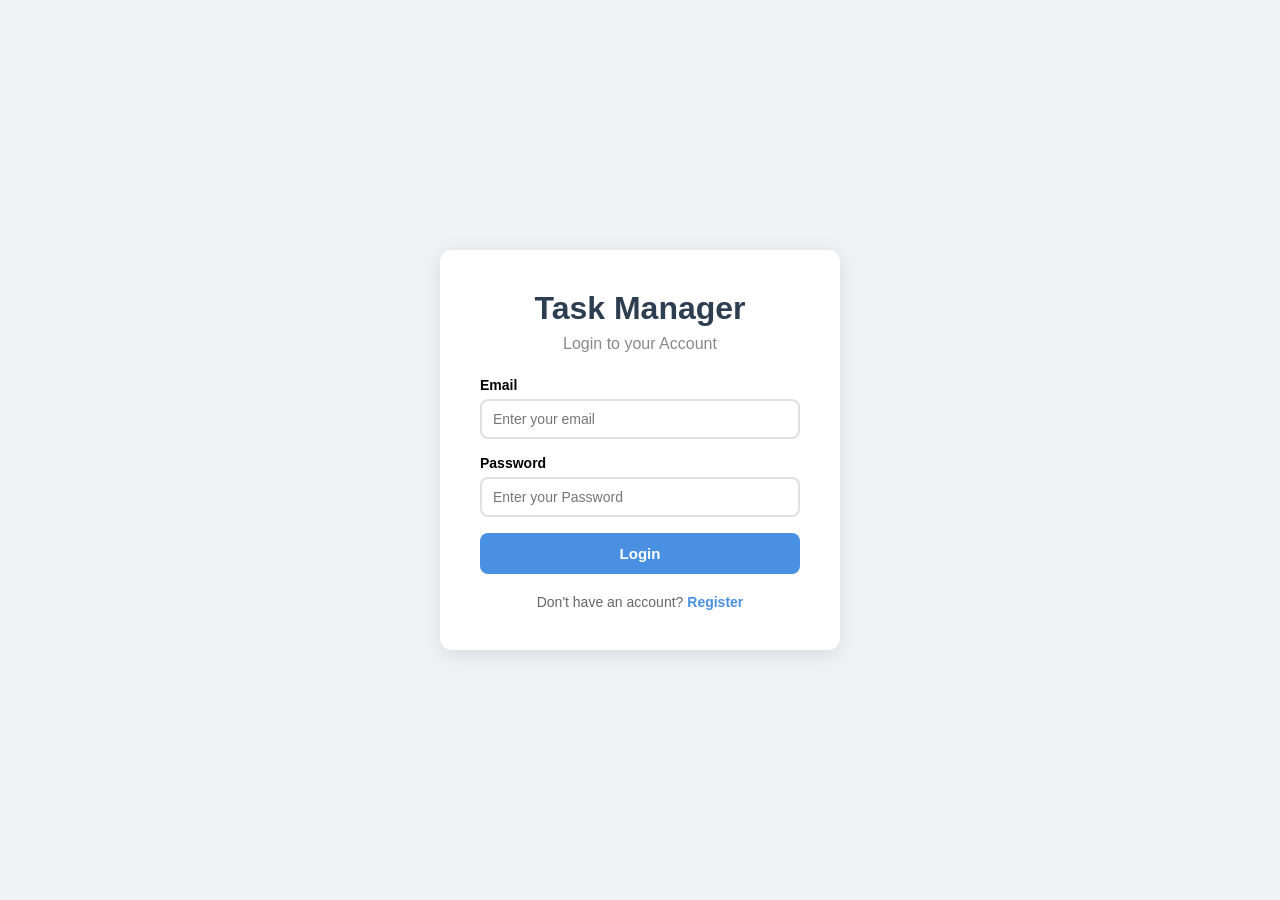
<file: frontend/index.html>
<!DOCTYPE html>
<html lang="en">
<head>
    <meta charset="UTF-8">
    <meta name="viewport" content="width=device-width, initial-scale=1.0">
    <title>Login | Task Manager</title>
    <link rel="stylesheet" href="style.css">
</head>
<body>
    <div class="auth-container">
        <div class="auth-box">
            <h1>Task Manager</h1>
            <p>Login to your Account</p>

            <div id="message" class="message"></div>

            <div class="form-group">
                <label>Email</label>
                <input type="email" id="email" placeholder="Enter your email"> 
            </div>

            <div class="form-group">
                <label>Password</label>
                <input type="password" id="password" placeholder="Enter your Password">
            </div>

            <button class="btn-primary" onclick="login()">Login</button>

            <div class="auth-link">
                Don't have an account? <a href="register.html">Register</a>
            </div>

        </div>
    </div>

    <script src="app.js"></script>
</body>
</html>
</file>
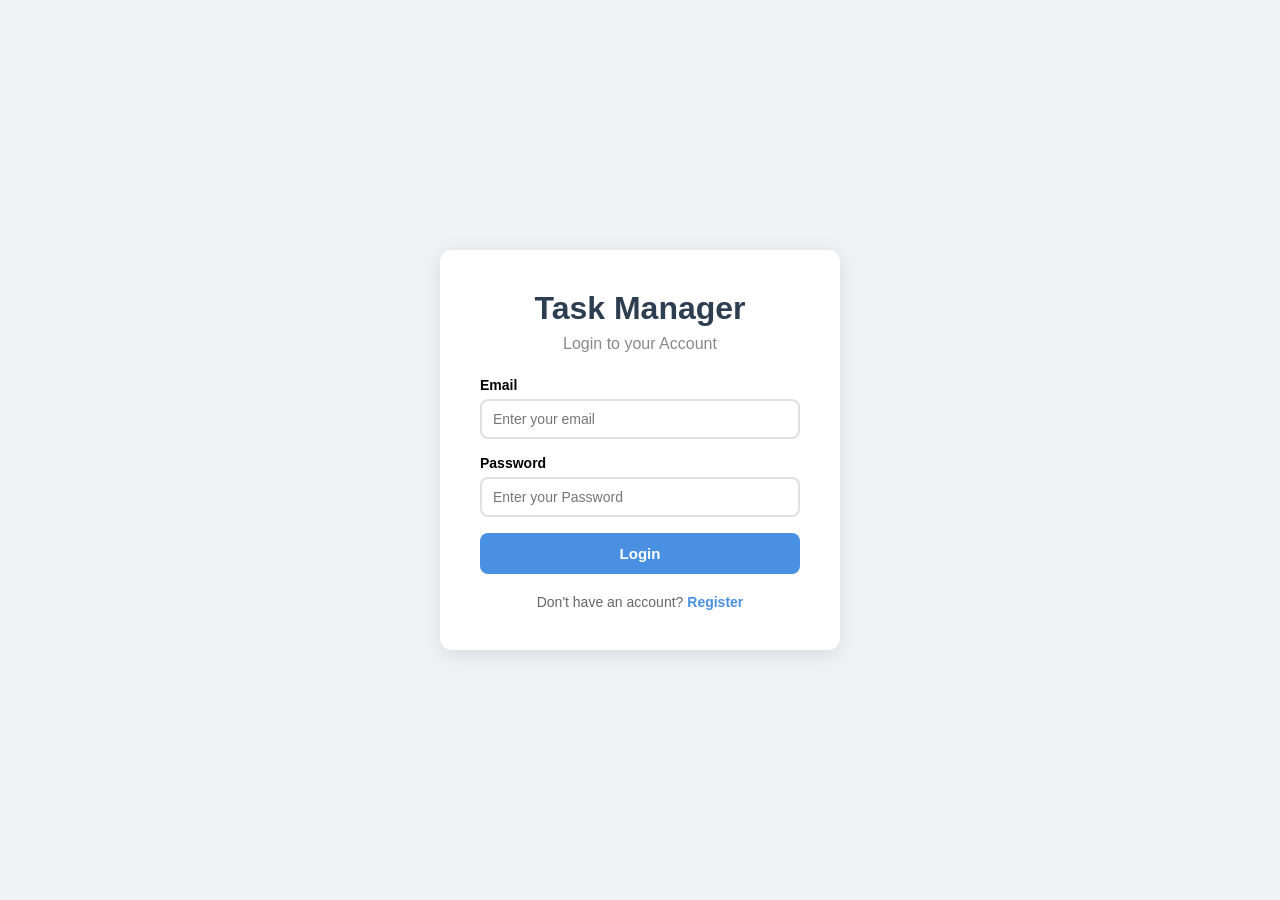
<file: frontend/dashboard.html>
<!DOCTYPE html>
<html lang="en">
<head>
    <meta charset="UTF-8">
    <meta name="viewport" content="width=device-width, initial-scale=1.0">
    <title>Dashboard | Task Manager</title>
    <link rel="stylesheet" href="style.css">
</head>
<body>
    <div class="navbar">
        <h2>Task Manager</h2>
        <div class="navbar-right">
            <span id="welcome-text"></span>
            <button class="btn-logout" onclick="logout()">Logout</button>
        </div>
    </div>
    <div class="dashboard-container">
        <div class="create-task-box">
            <h3>Create New Task</h3>

            <div class="form-group" >
                <label>Title</label>
                <input type="text" id="task-title" placeholder="Enter task title">
            </div>

            <div class="form-group">
                <label>Description (optional)</label>
                <textarea id="task-description" placeholder="Enter task description"></textarea>
            </div>

            <button class="btn-primary" onclick="createTask()">Add Task</button>

            <div id="message" class="message"></div>
        </div>

        <div class="tasks-box">
            <h3>My Tasks</h3>

            <div id="task-list"></div>
        </div>
    </div>
    <script src="app.js"></script>
</body>
</html>
</file>
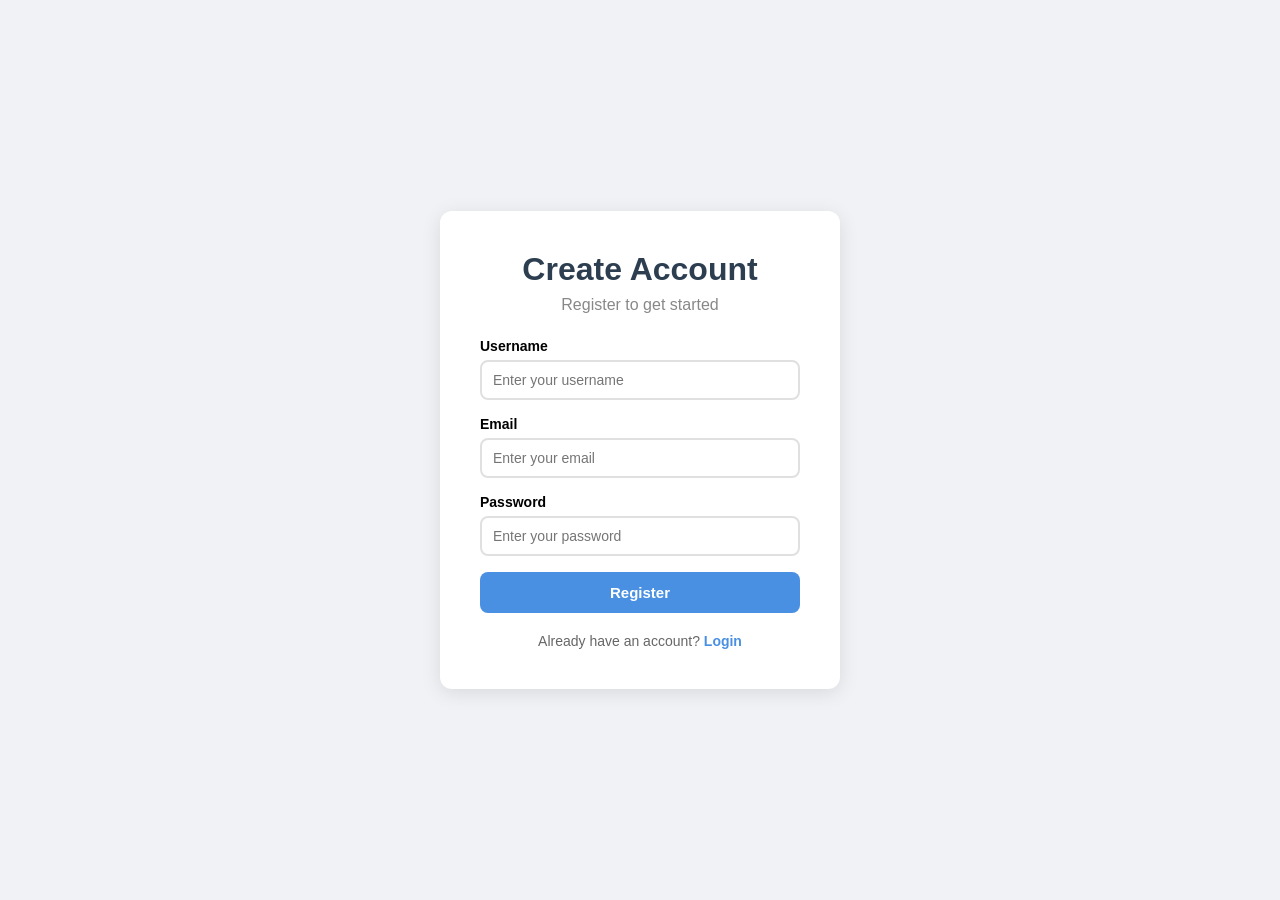
<file: frontend/register.html>
<!DOCTYPE html>
<html lang="en">
<head>
    <meta charset="UTF-8">
    <meta name="viewport" content="width=device-width, initial-scale=1.0">
    <title>Register | Task Manager</title>
    <link rel="stylesheet" href="style.css">
</head>
<body>

    <div class="auth-container">
        <div class="auth-box">

            <h1>Create Account</h1>
            <p>Register to get started</p>

            <div id="message" class="message"></div>

            <div class="form-group">
                <label>Username</label>
                <input type="text" id="username" placeholder="Enter your username">
            </div>

            <div class="form-group">
                <label>Email</label>
                <input type="email" id="email" placeholder="Enter your email">
            </div>

            <div class="form-group">
                <label>Password</label>
                <input type="password" id="password" placeholder="Enter your password">
            </div>

            <button class="btn-primary" onclick="register()">Register</button>

            <div class="auth-link">
                Already have an account? <a href="index.html">Login</a>
            </div>

        </div>
    </div>

    <script src="app.js"></script>
</body>
</html>
</file>
<file: frontend/style.css>
*{
    margin:0;
    padding:0;
    box-sizing:border-box;
}

body{
    font-family:'Segoe UI',Tahoma,Geneva,Verdana,sans-serif;
    background-color: #f0f2f5;
}

.auth-container{
    min-height:100vh;
    display:flex;
    align-items:center;
    justify-content:center;
}

.auth-box{
    background:white;
    padding:40px;
    border-radius:12px;
    box-shadow:0 4px 20px rgba(0,0,0,0.1);
    width:100%;
    max-width:400px;
}

.auth-box h1{
    text-align:center;
    margin-bottom:8px;
    color:#2c3e50;
}

.auth-box p{
    text-align: center;
    color: #888;
    margin-bottom:24px;
}

.form-group{
    margin-bottom:16px;
}

.form-group label{
    display:block;
    margin-bottom:6px;
    font-weight:600;
    font-size:14px;
}

.form-group input,
.form-group textarea{
    width:100%;
    padding:10px 11px;
    border:2px solid #e0e0e0;
    border-radius:8px;
    font-size:14px;
    outline:none;
    font-family:inherit;
    transition:border-color 0.3s;
}

.form-group input:focus,
.form-group textarea:focus{
    border-color:#4a90e2;
}

.form-group textarea{
    resize:vertical;
    min-height:80px;
}

.btn-primary{
    width:100%;
    padding:12px;
    background-color:#4a90e2;
    color:white;
    border:none;
    border-radius:8px;
    font-size:15px;
    font-weight:600;
    cursor:pointer;
    transition:background-color 0.3s;
}

.btn-primary:hover{
    background-color:#357abd;
}

.btn-danger{
    padding:6px 14px;
    background-color: #e74c3c;
    color:white;
    border:none;
    border-radius:6px;
    cursor:pointer;
    font-size:13px;
    transition:background-color 0.3s;
}

.btn-danger:hover{
    background-color:#c0392b;
}

.btn-logout{
    padding: 8px 16px;
    background-color: #e74c3c;
    color: white;
    border: none;
    border-radius: 6px;
    cursor: pointer;
    font-size: 14px;
    transition: background-color 0.3s;
}

.btn-logout:hover {
    background-color: #c0392b;
}

.message{
    padding:10px 16px;
    border-radius:8px;
    margin-top:12px;
    font-size:14px;
    text-align:center;
    display:none;
}

.message.success {
    background-color: #d4edda;
    color: #155724;
    border: 1px solid #c3e6cb;
}

.message.error {
    background-color: #f8d7da;
    color: #721c24;
    border: 1px solid #f5c6cb;
}

.auth-link{
    text-align:center;
    margin-top:20px;
    font-size:14px;
    color:#666;
}

.auth-link a{
    color:#4a90e2;
    text-decoration:none;
    font-weight:600;
}

.auth-link a:hover{
    text-decoration:underline;
}

.navbar{
    background-color: #2c3e50;
    padding:16px 32px;
    display:flex;
    justify-content:space-between;
    align-items:center;
}

.navbar h2{
    color:white;
}

.navbar-right{
    display:flex;
    align-items:center;
    gap:16px;
}

.navbar-right span{
    color:#bdc3c7;
    font-size:14px;
}

.dashboard-container{
    max-width:800px;
    margin:32px auto;
    padding: 0 16px;
}

.create-task-box,
.tasks-box {
    background: white;
    padding: 24px;
    border-radius: 12px;
    box-shadow: 0 2px 10px rgba(0,0,0,0.08);
    margin-bottom: 24px;
}

.create-task-box h3,
.tasks-box h3 {
    margin-bottom: 16px;
    color: #2c3e50;
}

.task-item {
    display: flex;
    align-items: center;
    justify-content: space-between;
    padding: 14px 16px;
    border: 1px solid #eee;
    border-radius: 8px;
    margin-bottom: 10px;
}

.task-item.completed {
    background-color: #f0fff4;
    border-color: #b2dfdb;
}

.task-left {
    display: flex;
    align-items: center;
    gap: 12px;
}

.task-left input[type="checkbox"] {
    width: 18px;
    height: 18px;
    cursor: pointer;
    accent-color: #4a90e2;
}

.task-info h4 {
    font-size: 15px;
    color: #2c3e50;
}

.task-info h4.done {
    text-decoration: line-through;
    color: #999;
}

.task-info p {
    font-size: 13px;
    color: #888;
    margin-top: 2px;
}

.empty-state {
    text-align: center;
    padding: 40px;
    color: #999;
}
</file>
